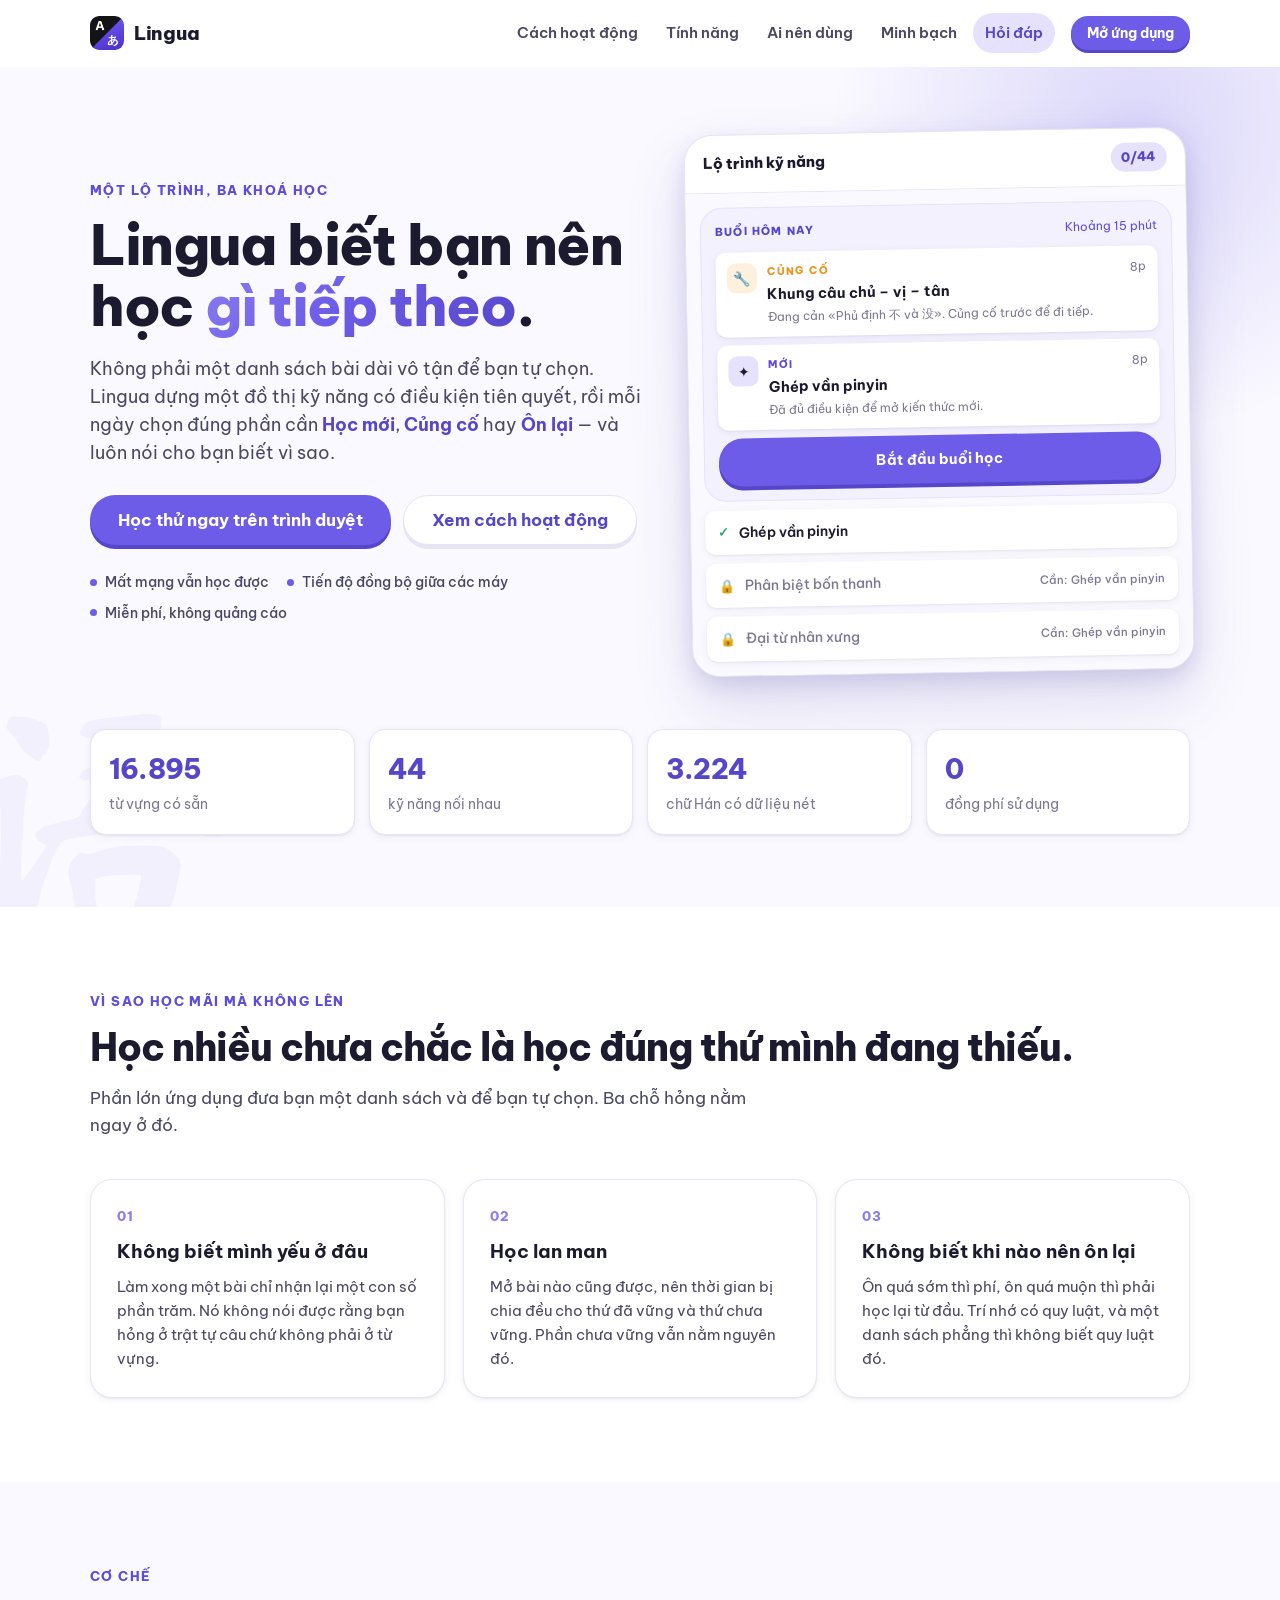
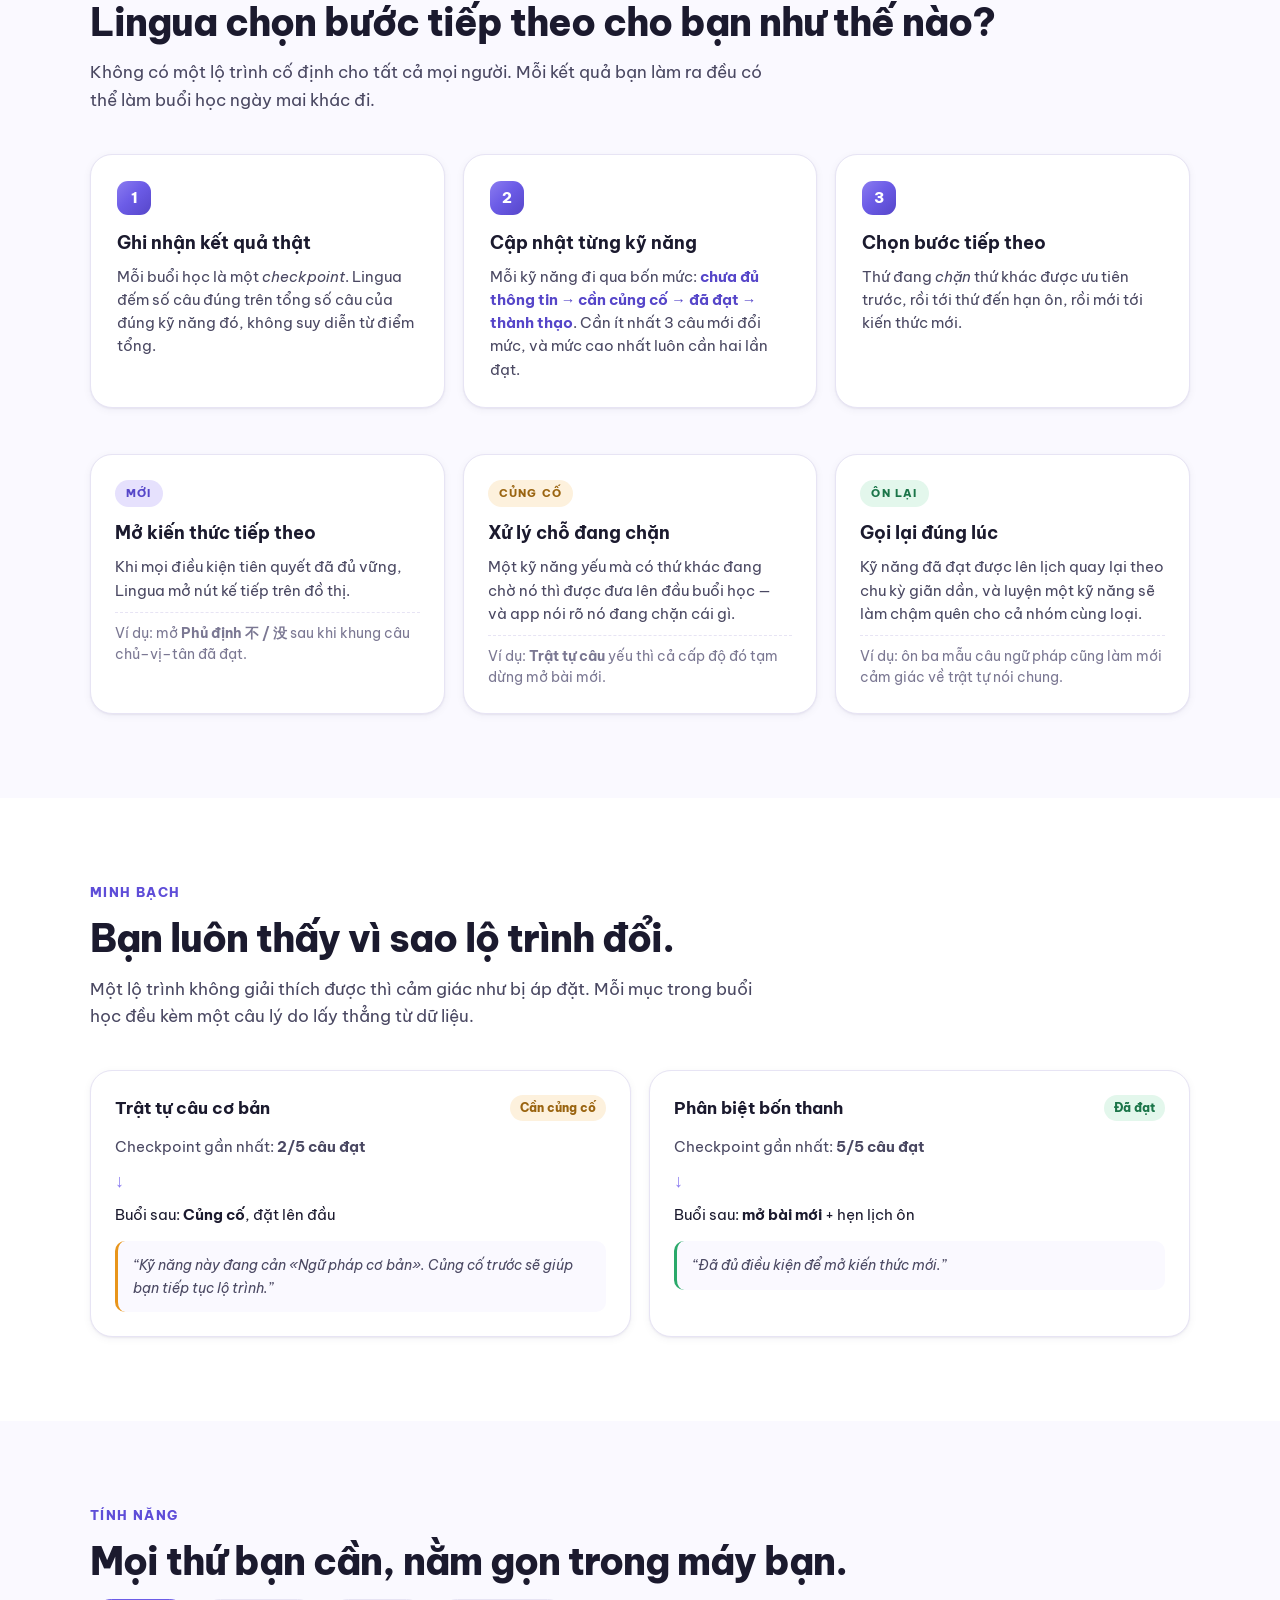
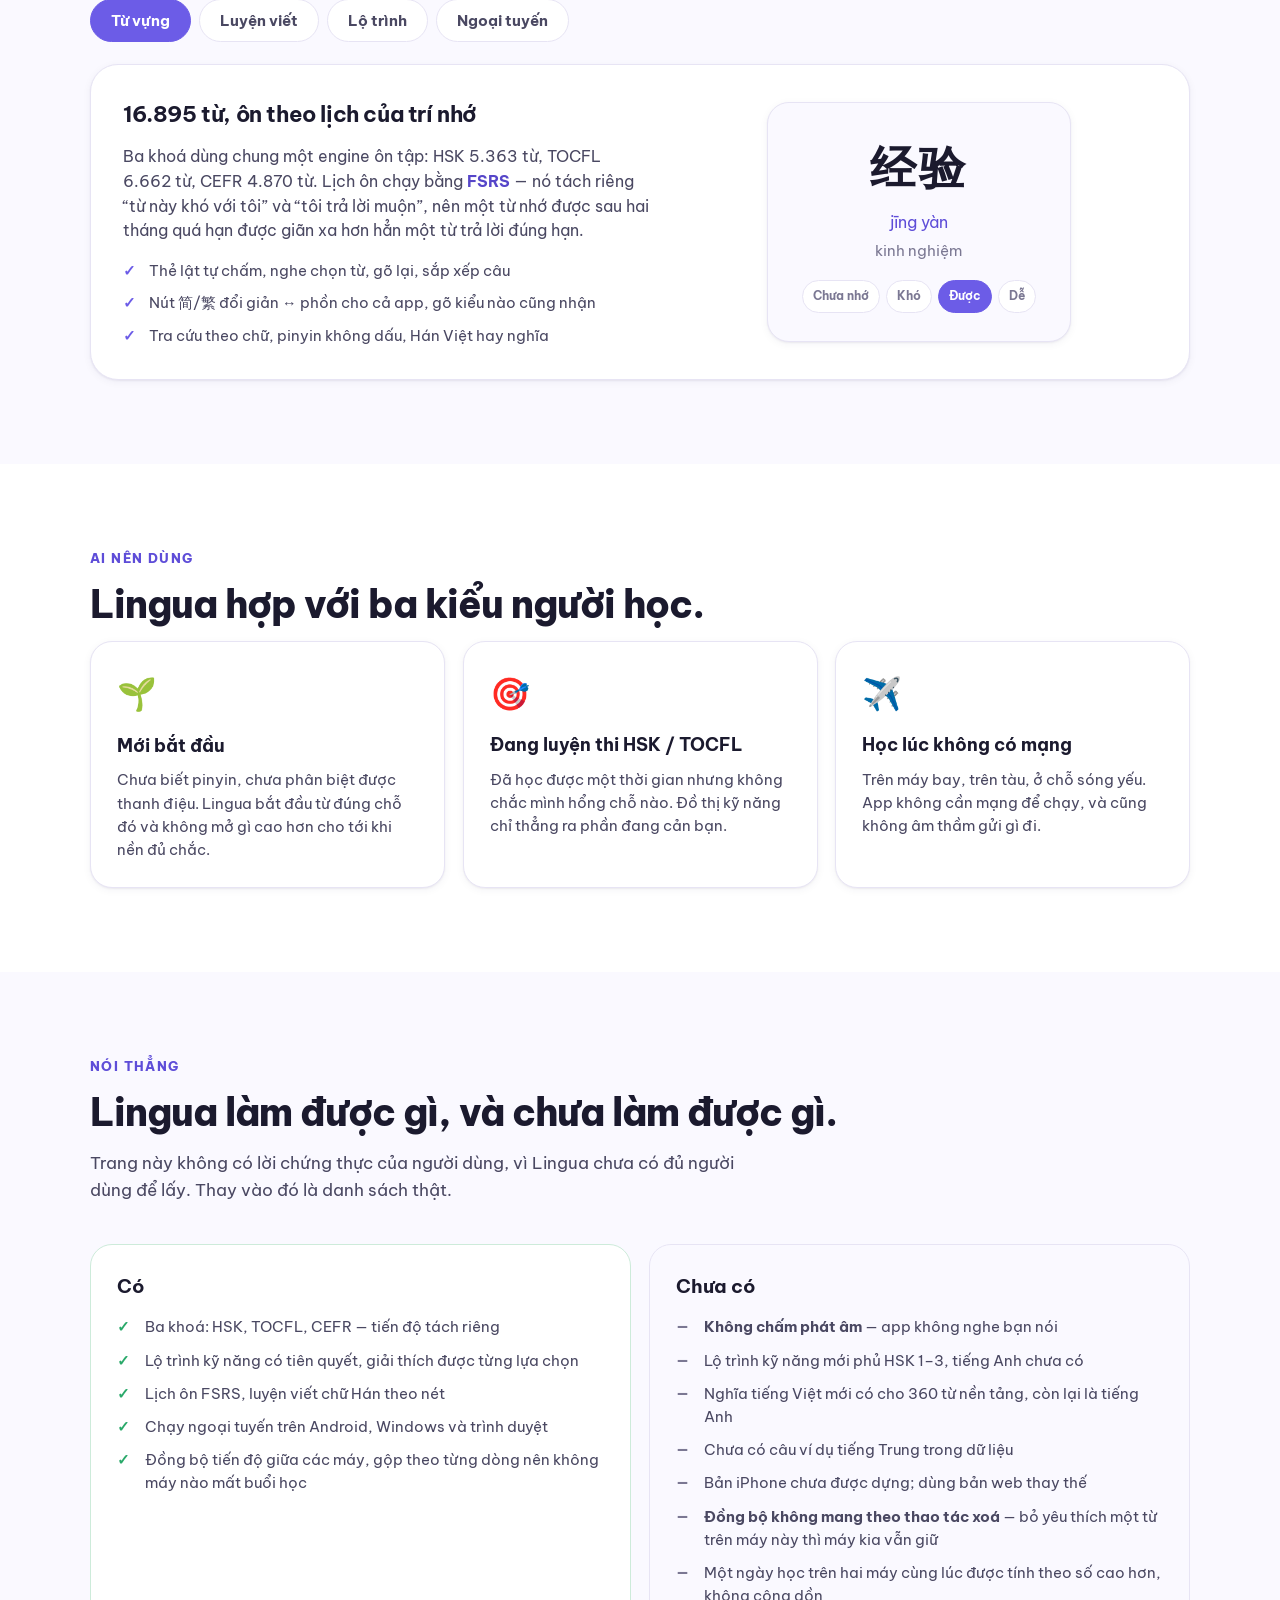
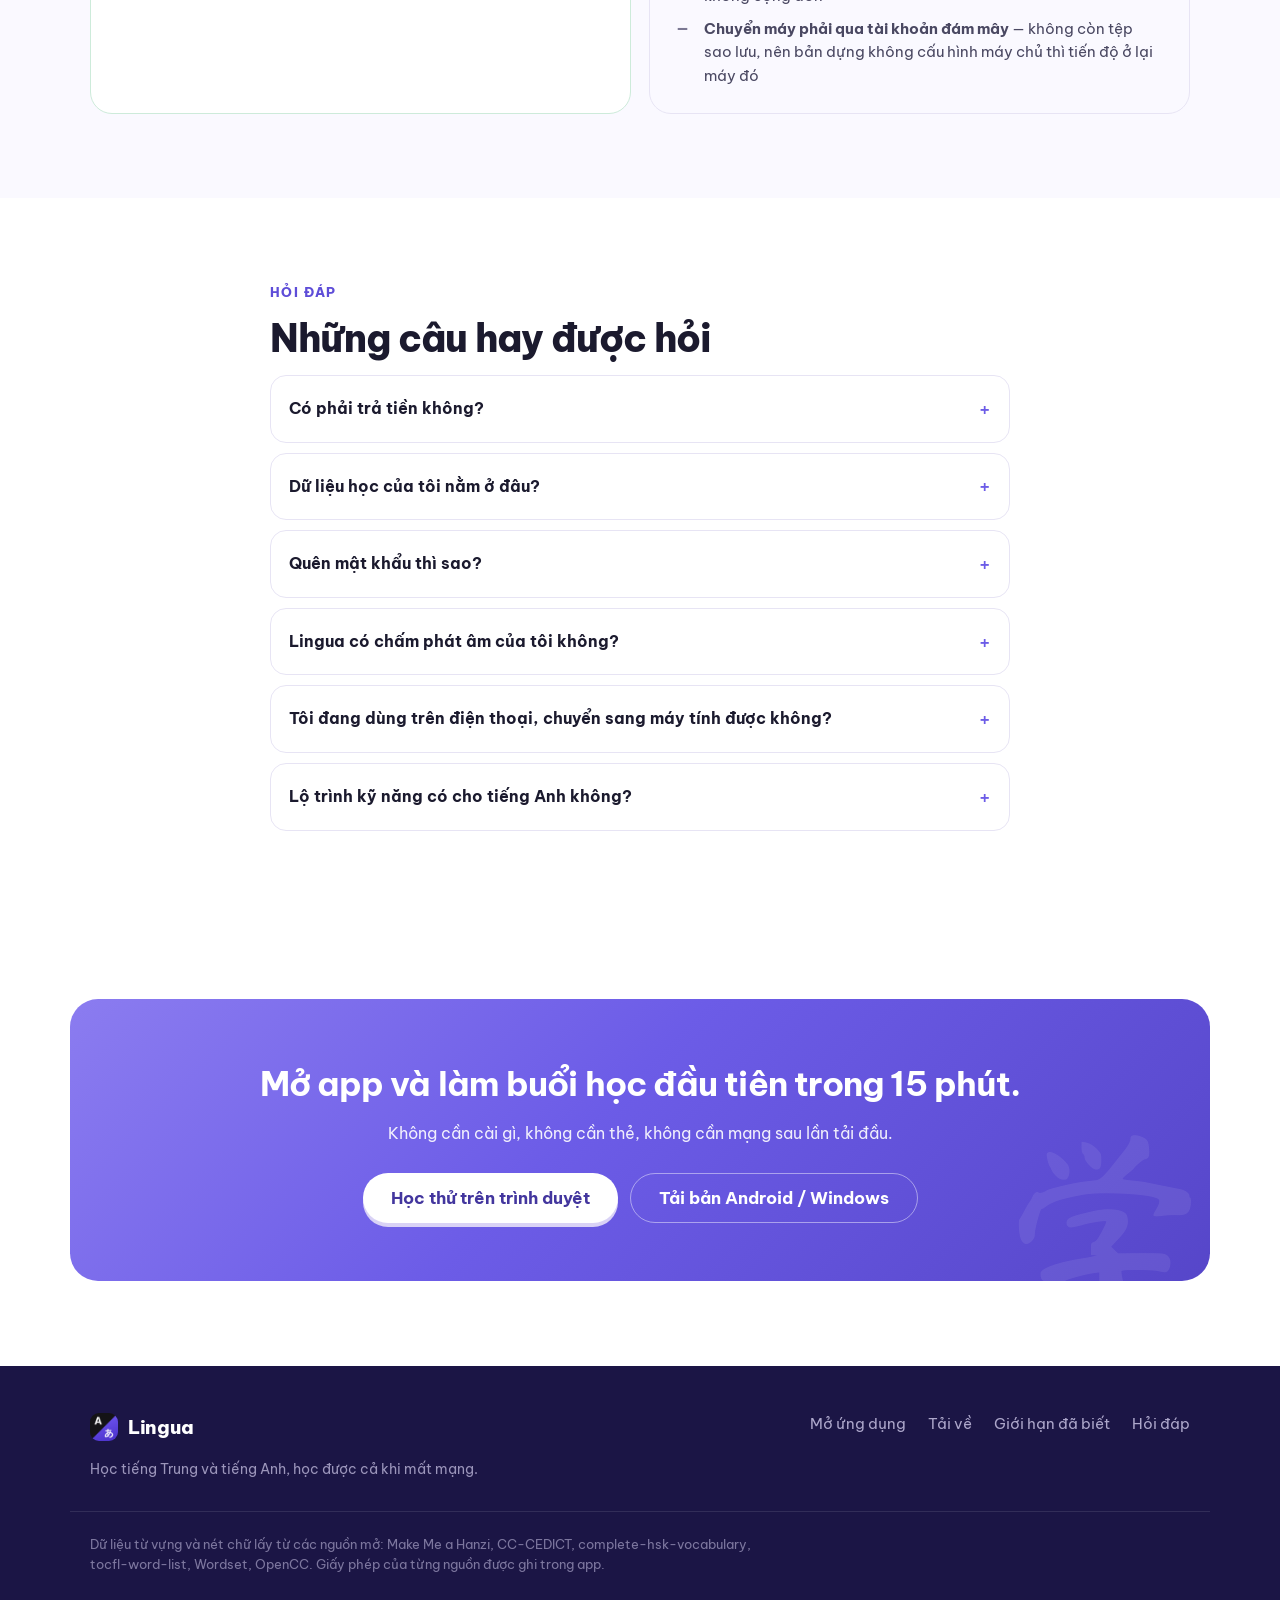
<file: index.html>
<!doctype html>
<html lang="vi">
<head>
<meta charset="utf-8">
<meta name="viewport" content="width=device-width, initial-scale=1">
<title>Lingua — Học tiếng Trung và tiếng Anh, học được cả khi mất mạng</title>
<meta name="description" content="Lingua dạy HSK, TOCFL và CEFR trên một lộ trình kỹ năng biết bạn nên học gì tiếp theo. 16.895 từ, luyện viết chữ Hán theo nét, lịch ôn FSRS — học được cả khi mất mạng, tiến độ đồng bộ lại khi có mạng.">
<meta name="author" content="Lingua">
<meta name="theme-color" content="#6C5CE7">
<link rel="canonical" href="https://tondungx.github.io/lingua-releases/">

<meta property="og:type" content="website">
<meta property="og:locale" content="vi_VN">
<meta property="og:title" content="Lingua — Học tiếng Trung và tiếng Anh, học được cả khi mất mạng">
<meta property="og:description" content="Một lộ trình kỹ năng biết bạn nên học gì tiếp theo. HSK · TOCFL · CEFR. Chạy offline, tiến độ đồng bộ khi có mạng.">
<meta property="og:url" content="https://tondungx.github.io/lingua-releases/">
<meta property="og:image" content="https://tondungx.github.io/lingua-releases/thumbnail.png">
<meta name="twitter:card" content="summary_large_image">

<link rel="icon" href="favicon.png">
<link rel="preconnect" href="https://fonts.googleapis.com">
<link rel="preconnect" href="https://fonts.gstatic.com" crossorigin>
<link rel="stylesheet" href="https://fonts.googleapis.com/css2?family=Be+Vietnam+Pro:wght@400;500;600;700;800&family=Ma+Shan+Zheng&display=swap">
<link rel="stylesheet" href="styles.css">
</head>
<body>

<a class="skip" href="#main">Bỏ qua, tới nội dung chính</a>

<header class="nav" id="nav">
  <div class="wrap nav__inner">
    <a class="brand" href="#top" aria-label="Lingua, về đầu trang">
      <img class="brand__mark" src="icon.png" alt="" width="34" height="34">
      <span class="brand__name">Lingua</span>
    </a>

    <nav class="nav__links" id="nav-links" aria-label="Mục lục trang">
      <a href="#co-che">Cách hoạt động</a>
      <a href="#tinh-nang">Tính năng</a>
      <a href="#doi-tuong">Ai nên dùng</a>
      <a href="#minh-bach">Minh bạch</a>
      <a href="#faq">Hỏi đáp</a>
    </nav>

    <div class="nav__actions">
      <a class="btn btn--primary btn--sm" href="app/" data-track="nav_cta">Mở ứng dụng</a>
      <button class="nav__burger" id="nav-burger" aria-label="Mở mục lục" aria-expanded="false" aria-controls="nav-links">
        <span></span><span></span><span></span>
      </button>
    </div>
  </div>
</header>

<main id="main">

<!-- ───────────────────────────── hero ───────────────────────────── -->
<section class="hero" id="top">
  <canvas class="hero__wave" id="hero-wave" aria-hidden="true"></canvas>
  <div class="hero__glow" aria-hidden="true"></div>
  <span class="hero__hanzi hero__hanzi--a" aria-hidden="true">语</span>
  <span class="hero__hanzi hero__hanzi--b" aria-hidden="true">学</span>

  <div class="wrap hero__inner">
    <div class="hero__copy">
      <p class="eyebrow" data-reveal>Một lộ trình, ba khoá học</p>
      <h1 class="hero__title" data-reveal>
        Lingua biết bạn nên học <em>gì tiếp theo</em>.
      </h1>
      <p class="hero__lead" data-reveal>
        Không phải một danh sách bài dài vô tận để bạn tự chọn. Lingua dựng một
        đồ thị kỹ năng có điều kiện tiên quyết, rồi mỗi ngày chọn đúng phần cần
        <strong>Học mới</strong>, <strong>Củng cố</strong> hay <strong>Ôn lại</strong> —
        và luôn nói cho bạn biết vì sao.
      </p>

      <div class="hero__cta" data-reveal>
        <a class="btn btn--primary btn--lg" href="app/" data-track="hero_open">
          Học thử ngay trên trình duyệt
        </a>
        <a class="btn btn--ghost btn--lg" href="#co-che" data-track="hero_how">
          Xem cách hoạt động
        </a>
      </div>

      <ul class="hero__chips" data-reveal>
        <li><span class="dot"></span> Mất mạng vẫn học được</li>
        <li><span class="dot"></span> Tiến độ đồng bộ giữa các máy</li>
        <li><span class="dot"></span> Miễn phí, không quảng cáo</li>
      </ul>
    </div>

    <!-- Mock của màn Lộ trình thật trong app. Số liệu khớp với dữ liệu ship kèm. -->
    <div class="hero__device" data-reveal aria-hidden="true">
      <div class="device">
        <div class="device__bar">
          <span>Lộ trình kỹ năng</span>
          <span class="pill">0/44</span>
        </div>
        <div class="device__body">
          <article class="mission">
            <header class="mission__head">
              <span class="mission__label">BUỔI HÔM NAY</span>
              <span class="mission__time">Khoảng 15 phút</span>
            </header>

            <div class="mrow">
              <span class="mrow__icon mrow__icon--repair">🔧</span>
              <div>
                <p class="mrow__kind mrow__kind--repair">CỦNG CỐ</p>
                <p class="mrow__name">Khung câu chủ – vị – tân</p>
                <p class="mrow__why">Đang cản «Phủ định 不 và 没». Củng cố trước để đi tiếp.</p>
              </div>
              <span class="mrow__min">8p</span>
            </div>

            <div class="mrow">
              <span class="mrow__icon mrow__icon--new">✦</span>
              <div>
                <p class="mrow__kind mrow__kind--new">MỚI</p>
                <p class="mrow__name">Ghép vần pinyin</p>
                <p class="mrow__why">Đã đủ điều kiện để mở kiến thức mới.</p>
              </div>
              <span class="mrow__min">8p</span>
            </div>

            <div class="mission__btn">Bắt đầu buổi học</div>
          </article>

          <div class="skillrow"><span class="skillrow__i skillrow__i--ok">✓</span> Ghép vần pinyin</div>
          <div class="skillrow skillrow--locked"><span class="skillrow__i">🔒</span> Phân biệt bốn thanh <em>Cần: Ghép vần pinyin</em></div>
          <div class="skillrow skillrow--locked"><span class="skillrow__i">🔒</span> Đại từ nhân xưng <em>Cần: Ghép vần pinyin</em></div>
        </div>
      </div>
    </div>
  </div>

  <div class="wrap hero__stats" data-reveal>
    <div><b>16.895</b><span>từ vựng có sẵn</span></div>
    <div><b>44</b><span>kỹ năng nối nhau</span></div>
    <div><b>3.224</b><span>chữ Hán có dữ liệu nét</span></div>
    <div><b>0</b><span>đồng phí sử dụng</span></div>
  </div>
</section>

<!-- ───────────────────────────── vấn đề ───────────────────────────── -->
<section class="section section--problem" id="van-de">
  <div class="wrap">
    <p class="eyebrow" data-reveal>Vì sao học mãi mà không lên</p>
    <h2 class="h2" data-reveal>Học nhiều chưa chắc là học đúng thứ mình đang thiếu.</h2>
    <p class="lead" data-reveal>
      Phần lớn ứng dụng đưa bạn một danh sách và để bạn tự chọn. Ba chỗ hỏng
      nằm ngay ở đó.
    </p>

    <div class="grid grid--3">
      <article class="card" data-reveal>
        <span class="card__num">01</span>
        <h3>Không biết mình yếu ở đâu</h3>
        <p>Làm xong một bài chỉ nhận lại một con số phần trăm. Nó không nói được
          rằng bạn hỏng ở trật tự câu chứ không phải ở từ vựng.</p>
      </article>
      <article class="card" data-reveal>
        <span class="card__num">02</span>
        <h3>Học lan man</h3>
        <p>Mở bài nào cũng được, nên thời gian bị chia đều cho thứ đã vững và
          thứ chưa vững. Phần chưa vững vẫn nằm nguyên đó.</p>
      </article>
      <article class="card" data-reveal>
        <span class="card__num">03</span>
        <h3>Không biết khi nào nên ôn lại</h3>
        <p>Ôn quá sớm thì phí, ôn quá muộn thì phải học lại từ đầu. Trí nhớ có
          quy luật, và một danh sách phẳng thì không biết quy luật đó.</p>
      </article>
    </div>
  </div>
</section>

<!-- ───────────────────────────── cơ chế ───────────────────────────── -->
<section class="section section--mechanism" id="co-che">
  <div class="wrap">
    <p class="eyebrow" data-reveal>Cơ chế</p>
    <h2 class="h2" data-reveal>Lingua chọn bước tiếp theo cho bạn như thế nào?</h2>
    <p class="lead" data-reveal>
      Không có một lộ trình cố định cho tất cả mọi người. Mỗi kết quả bạn làm ra
      đều có thể làm buổi học ngày mai khác đi.
    </p>

    <ol class="stages">
      <li class="stage" data-reveal>
        <span class="stage__n">1</span>
        <h3>Ghi nhận kết quả thật</h3>
        <p>Mỗi buổi học là một <em>checkpoint</em>. Lingua đếm số câu đúng trên
          tổng số câu của đúng kỹ năng đó, không suy diễn từ điểm tổng.</p>
      </li>
      <li class="stage" data-reveal>
        <span class="stage__n">2</span>
        <h3>Cập nhật từng kỹ năng</h3>
        <p>Mỗi kỹ năng đi qua bốn mức: <b>chưa đủ thông tin → cần củng cố → đã
          đạt → thành thạo</b>. Cần ít nhất 3 câu mới đổi mức, và mức cao nhất
          luôn cần hai lần đạt.</p>
      </li>
      <li class="stage" data-reveal>
        <span class="stage__n">3</span>
        <h3>Chọn bước tiếp theo</h3>
        <p>Thứ đang <em>chặn</em> thứ khác được ưu tiên trước, rồi tới thứ đến
          hạn ôn, rồi mới tới kiến thức mới.</p>
      </li>
    </ol>

    <div class="grid grid--3 roles">
      <article class="role role--new" data-reveal>
        <span class="role__tag">MỚI</span>
        <h3>Mở kiến thức tiếp theo</h3>
        <p>Khi mọi điều kiện tiên quyết đã đủ vững, Lingua mở nút kế tiếp trên
          đồ thị.</p>
        <p class="role__eg">Ví dụ: mở <b>Phủ định 不 / 没</b> sau khi khung câu
          chủ–vị–tân đã đạt.</p>
      </article>
      <article class="role role--repair" data-reveal>
        <span class="role__tag">CỦNG CỐ</span>
        <h3>Xử lý chỗ đang chặn</h3>
        <p>Một kỹ năng yếu mà có thứ khác đang chờ nó thì được đưa lên đầu buổi
          học — và app nói rõ nó đang chặn cái gì.</p>
        <p class="role__eg">Ví dụ: <b>Trật tự câu</b> yếu thì cả cấp độ đó tạm
          dừng mở bài mới.</p>
      </article>
      <article class="role role--review" data-reveal>
        <span class="role__tag">ÔN LẠI</span>
        <h3>Gọi lại đúng lúc</h3>
        <p>Kỹ năng đã đạt được lên lịch quay lại theo chu kỳ giãn dần, và luyện
          một kỹ năng sẽ làm chậm quên cho cả nhóm cùng loại.</p>
        <p class="role__eg">Ví dụ: ôn ba mẫu câu ngữ pháp cũng làm mới cảm giác
          về trật tự nói chung.</p>
      </article>
    </div>
  </div>
</section>

<!-- ───────────────────────── minh chứng thích ứng ───────────────────────── -->
<section class="section section--proof" id="lo-trinh">
  <div class="wrap">
    <p class="eyebrow" data-reveal>Minh bạch</p>
    <h2 class="h2" data-reveal>Bạn luôn thấy vì sao lộ trình đổi.</h2>
    <p class="lead" data-reveal>
      Một lộ trình không giải thích được thì cảm giác như bị áp đặt. Mỗi mục
      trong buổi học đều kèm một câu lý do lấy thẳng từ dữ liệu.
    </p>

    <div class="grid grid--2 proof">
      <article class="proofcard proofcard--bad" data-reveal>
        <header><b>Trật tự câu cơ bản</b><span class="tag tag--warn">Cần củng cố</span></header>
        <p class="proofcard__line">Checkpoint gần nhất: <b>2/5 câu đạt</b></p>
        <p class="proofcard__arrow">↓</p>
        <p class="proofcard__out">Buổi sau: <b>Củng cố</b>, đặt lên đầu</p>
        <blockquote>“Kỹ năng này đang cản «Ngữ pháp cơ bản». Củng cố trước sẽ
          giúp bạn tiếp tục lộ trình.”</blockquote>
      </article>

      <article class="proofcard proofcard--good" data-reveal>
        <header><b>Phân biệt bốn thanh</b><span class="tag tag--ok">Đã đạt</span></header>
        <p class="proofcard__line">Checkpoint gần nhất: <b>5/5 câu đạt</b></p>
        <p class="proofcard__arrow">↓</p>
        <p class="proofcard__out">Buổi sau: <b>mở bài mới</b> + hẹn lịch ôn</p>
        <blockquote>“Đã đủ điều kiện để mở kiến thức mới.”</blockquote>
      </article>
    </div>
  </div>
</section>

<!-- ───────────────────────────── tính năng ───────────────────────────── -->
<section class="section section--features" id="tinh-nang">
  <div class="wrap">
    <p class="eyebrow" data-reveal>Tính năng</p>
    <h2 class="h2" data-reveal>Mọi thứ bạn cần, nằm gọn trong máy bạn.</h2>

    <div class="tabs" data-reveal>
      <div class="tabs__bar" role="tablist" aria-label="Nhóm tính năng">
        <button class="tab is-active" role="tab" aria-selected="true"  data-tab="vocab">Từ vựng</button>
        <button class="tab"           role="tab" aria-selected="false" data-tab="write">Luyện viết</button>
        <button class="tab"           role="tab" aria-selected="false" data-tab="path">Lộ trình</button>
        <button class="tab"           role="tab" aria-selected="false" data-tab="offline">Ngoại tuyến</button>
      </div>

      <div class="panel is-active" data-panel="vocab" role="tabpanel">
        <div class="panel__copy">
          <h3>16.895 từ, ôn theo lịch của trí nhớ</h3>
          <p>Ba khoá dùng chung một engine ôn tập: HSK 5.363 từ, TOCFL 6.662 từ,
            CEFR 4.870 từ. Lịch ôn chạy bằng <b>FSRS</b> — nó tách riêng
            “từ này khó với tôi” và “tôi trả lời muộn”, nên một từ nhớ được sau
            hai tháng quá hạn được giãn xa hơn hẳn một từ trả lời đúng hạn.</p>
          <ul class="ticks">
            <li>Thẻ lật tự chấm, nghe chọn từ, gõ lại, sắp xếp câu</li>
            <li>Nút 简/繁 đổi giản ↔ phồn cho cả app, gõ kiểu nào cũng nhận</li>
            <li>Tra cứu theo chữ, pinyin không dấu, Hán Việt hay nghĩa</li>
          </ul>
        </div>
        <div class="panel__art">
          <div class="wordcard">
            <span class="wordcard__hz">经验</span>
            <span class="wordcard__py">jīng yàn</span>
            <span class="wordcard__vi">kinh nghiệm</span>
            <div class="wordcard__grades"><i>Chưa nhớ</i><i>Khó</i><i class="on">Được</i><i>Dễ</i></div>
          </div>
        </div>
      </div>

      <div class="panel" data-panel="write" role="tabpanel">
        <div class="panel__copy">
          <h3>Viết tay từng nét, chấm sau khi viết xong</h3>
          <p>Ô viết để trống và <b>không bắt thứ tự nét</b> — bạn cứ viết ra như
            trên giấy. Bấm chấm điểm thì Lingua ghép theo hình dáng nét, thiếu
            nét hay thừa nét đều bị trừ. Dữ liệu nét lấy từ Make Me a Hanzi,
            phủ 3.224 chữ.</p>
          <ul class="ticks">
            <li>Xem mẫu và xem hướng dẫn viết ngay trong thẻ</li>
            <li>Lật thẻ không mất nét đang viết dở</li>
            <li>Điểm viết đi thẳng vào lịch ôn của từ đó</li>
          </ul>
        </div>
        <div class="panel__art">
          <div class="writebox"><span>好</span><em>6 nét</em></div>
        </div>
      </div>

      <div class="panel" data-panel="path" role="tabpanel">
        <div class="panel__copy">
          <h3>Đồ thị kỹ năng, không phải danh sách bài</h3>
          <p>44 kỹ năng nối nhau bằng 60 quan hệ tiên quyết, xếp theo thứ tự
            tô-pô nên không bao giờ có chuyện mở một bài mà nền của nó chưa
            xong. Kỹ năng đang khoá vẫn hiện, kèm đúng tên thứ đang chặn nó.</p>
          <ul class="ticks">
            <li>Bốn mức: chưa đủ thông tin · cần củng cố · đã đạt · thành thạo</li>
            <li>Kỹ năng nền yếu thì cả cấp độ tạm dừng mở bài mới</li>
            <li>Hai khoá tiếng Trung tính tiến độ riêng</li>
          </ul>
        </div>
        <div class="panel__art">
          <div class="graphart">
            <span class="node node--done">✓</span>
            <span class="edge"></span>
            <span class="node node--now">◉</span>
            <span class="edge edge--dim"></span>
            <span class="node node--lock">🔒</span>
          </div>
        </div>
      </div>

      <div class="panel" data-panel="offline" role="tabpanel">
        <div class="panel__copy">
          <h3>Học offline, đồng bộ khi có mạng</h3>
          <p>Từ điển, dữ liệu nét và toàn bộ tiến độ nằm sẵn trong máy bạn, nên
            app mở được và học được kể cả khi không có sóng. Có mạng thì tiến độ
            tự đồng bộ để máy khác học tiếp đúng chỗ đang dở.</p>
          <ul class="ticks">
            <li>Android, Windows và trình duyệt — cùng một engine</li>
            <li>Mật khẩu băm bằng PBKDF2 ngay trên máy</li>
            <li>Bản web cài được như ứng dụng (PWA)</li>
          </ul>
        </div>
        <div class="panel__art">
          <div class="offart">
            <span>📱</span><span>💻</span><span>🌐</span>
            <em>một tài khoản, mọi máy cùng chỗ</em>
          </div>
        </div>
      </div>
    </div>
  </div>
</section>

<!-- ───────────────────────────── đối tượng ───────────────────────────── -->
<section class="section section--personas" id="doi-tuong">
  <div class="wrap">
    <p class="eyebrow" data-reveal>Ai nên dùng</p>
    <h2 class="h2" data-reveal>Lingua hợp với ba kiểu người học.</h2>

    <div class="grid grid--3">
      <article class="persona" data-reveal>
        <span class="persona__emoji">🌱</span>
        <h3>Mới bắt đầu</h3>
        <p>Chưa biết pinyin, chưa phân biệt được thanh điệu. Lingua bắt đầu từ
          đúng chỗ đó và không mở gì cao hơn cho tới khi nền đủ chắc.</p>
      </article>
      <article class="persona" data-reveal>
        <span class="persona__emoji">🎯</span>
        <h3>Đang luyện thi HSK / TOCFL</h3>
        <p>Đã học được một thời gian nhưng không chắc mình hổng chỗ nào. Đồ thị
          kỹ năng chỉ thẳng ra phần đang cản bạn.</p>
      </article>
      <article class="persona" data-reveal>
        <span class="persona__emoji">✈️</span>
        <h3>Học lúc không có mạng</h3>
        <p>Trên máy bay, trên tàu, ở chỗ sóng yếu. App không cần mạng để chạy,
          và cũng không âm thầm gửi gì đi.</p>
      </article>
    </div>
  </div>
</section>

<!-- ───────────────────────────── minh bạch ───────────────────────────── -->
<section class="section section--honest" id="minh-bach">
  <div class="wrap">
    <p class="eyebrow" data-reveal>Nói thẳng</p>
    <h2 class="h2" data-reveal>Lingua làm được gì, và chưa làm được gì.</h2>
    <p class="lead" data-reveal>
      Trang này không có lời chứng thực của người dùng, vì Lingua chưa có đủ
      người dùng để lấy. Thay vào đó là danh sách thật.
    </p>

    <div class="grid grid--2 honest">
      <article class="honest__col honest__col--yes" data-reveal>
        <h3>Có</h3>
        <ul>
          <li>Ba khoá: HSK, TOCFL, CEFR — tiến độ tách riêng</li>
          <li>Lộ trình kỹ năng có tiên quyết, giải thích được từng lựa chọn</li>
          <li>Lịch ôn FSRS, luyện viết chữ Hán theo nét</li>
          <li>Chạy ngoại tuyến trên Android, Windows và trình duyệt</li>
          <li>Đồng bộ tiến độ giữa các máy, gộp theo từng dòng nên không máy
            nào mất buổi học</li>
        </ul>
      </article>
      <article class="honest__col honest__col--no" data-reveal>
        <h3>Chưa có</h3>
        <ul>
          <li><b>Không chấm phát âm</b> — app không nghe bạn nói</li>
          <li>Lộ trình kỹ năng mới phủ HSK 1–3, tiếng Anh chưa có</li>
          <li>Nghĩa tiếng Việt mới có cho 360 từ nền tảng, còn lại là tiếng Anh</li>
          <li>Chưa có câu ví dụ tiếng Trung trong dữ liệu</li>
          <li>Bản iPhone chưa được dựng; dùng bản web thay thế</li>
          <li><b>Đồng bộ không mang theo thao tác xoá</b> — bỏ yêu thích một từ
            trên máy này thì máy kia vẫn giữ</li>
          <li>Một ngày học trên hai máy cùng lúc được tính theo số cao hơn,
            không cộng dồn</li>
          <li><b>Chuyển máy phải qua tài khoản đám mây</b> — không còn tệp sao
            lưu, nên bản dựng không cấu hình máy chủ thì tiến độ ở lại máy đó</li>
        </ul>
      </article>
    </div>
  </div>
</section>

<!-- ───────────────────────────── hỏi đáp ───────────────────────────── -->
<section class="section section--faq" id="faq">
  <div class="wrap wrap--narrow">
    <p class="eyebrow" data-reveal>Hỏi đáp</p>
    <h2 class="h2" data-reveal>Những câu hay được hỏi</h2>

    <div class="faq" data-reveal>
      <details>
        <summary>Có phải trả tiền không?</summary>
        <p>Không. Không có gói trả phí, không có quảng cáo, không có mục nào bị
          khoá.</p>
      </details>
      <details>
        <summary>Dữ liệu học của tôi nằm ở đâu?</summary>
        <p>Trong máy bạn trước đã — trên Android và Windows là một tệp sqlite,
          trên trình duyệt là IndexedDB. App đọc ghi ở đó, nên mất mạng vẫn
          chạy đủ. Nếu bạn đăng nhập, <b>tiến độ</b> (từ đã học, lịch ôn, chuỗi
          ngày, huy hiệu) còn được gửi lên máy chủ để máy khác học tiếp. Nội
          dung bài học không gửi đi đâu cả — nó vốn nằm sẵn trong app. Ngắt
          đồng bộ trong Cài đặt là dừng hẳn việc gửi.</p>
      </details>
      <details>
        <summary>Quên mật khẩu thì sao?</summary>
        <p>Nếu đã đăng nhập đám mây thì đặt lại qua email như mọi dịch vụ khác.
          Còn với tài khoản chỉ nằm trên máy (tạo lúc không có mạng), chỉ cần
          đúng email đã đăng ký là đặt lại được, kèm câu hỏi bảo mật nếu bạn có
          đặt — máy không có cách nào gửi mail cho bạn, và ai mở được máy bạn
          thì đã ở trong máy bạn rồi.</p>
      </details>
      <details>
        <summary>Lingua có chấm phát âm của tôi không?</summary>
        <p>Không. App phát âm mẫu bằng giọng đọc của hệ điều hành, nhưng không
          nghe và không chấm bạn nói. Nếu máy chưa cài giọng tiếng Trung thì nút
          loa sẽ báo thiếu gì và cách cài.</p>
      </details>
      <details>
        <summary>Tôi đang dùng trên điện thoại, chuyển sang máy tính được không?</summary>
        <p>Được, bằng tài khoản: đăng nhập cùng email trên máy mới, tiến độ
          hai bên được gộp theo từng dòng nên không máy nào mất buổi học. Không
          còn cách chuyển máy bằng tệp — bản dựng nào không cấu hình máy chủ
          thì tiến độ ở lại đúng máy đó.</p>
      </details>
      <details>
        <summary>Lộ trình kỹ năng có cho tiếng Anh không?</summary>
        <p>Chưa. Hiện mới có cho hai khoá tiếng Trung, phủ HSK 1–3. Khoá tiếng
          Anh vẫn học theo cấp độ và bài như bình thường.</p>
      </details>
    </div>
  </div>
</section>

<!-- ───────────────────────────── CTA ───────────────────────────── -->
<section class="section section--cta">
  <div class="wrap cta" data-reveal>
    <h2>Mở app và làm buổi học đầu tiên trong 15 phút.</h2>
    <p>Không cần cài gì, không cần thẻ, không cần mạng sau lần tải đầu.</p>
    <div class="cta__row">
      <a class="btn btn--light btn--lg" href="app/" data-track="cta_open">Học thử trên trình duyệt</a>
      <a class="btn btn--outline btn--lg" href="https://github.com/TonDungx/lingua-releases/releases/latest" data-track="cta_download">Tải bản Android / Windows</a>
    </div>
  </div>
</section>

</main>

<footer class="foot">
  <div class="wrap foot__inner">
    <div>
      <a class="brand brand--foot" href="#top">
        <img class="brand__mark" src="icon.png" alt="" width="28" height="28">
        <span class="brand__name">Lingua</span>
      </a>
      <p class="foot__note">Học tiếng Trung và tiếng Anh, học được cả khi mất mạng.</p>
    </div>
    <nav class="foot__links" aria-label="Liên kết cuối trang">
      <a href="app/">Mở ứng dụng</a>
      <a href="https://github.com/TonDungx/lingua-releases/releases/latest">Tải về</a>
      <a href="#minh-bach">Giới hạn đã biết</a>
      <a href="#faq">Hỏi đáp</a>
    </nav>
  </div>
  <div class="wrap foot__legal">
    <p>Dữ liệu từ vựng và nét chữ lấy từ các nguồn mở: Make Me a Hanzi,
      CC-CEDICT, complete-hsk-vocabulary, tocfl-word-list, Wordset, OpenCC.
      Giấy phép của từng nguồn được ghi trong app.</p>
  </div>
</footer>

<script src="main.js" defer></script>
</body>
</html>
</file>
<file: styles.css>
/* ==========================================================================
   Lingua — landing
   Cấu trúc và cơ chế hiệu ứng học theo hanpeak.vn; mã, chữ và bảng màu là của
   app này. Tông tím lấy thẳng từ AppColors trong Flutter để trang giới thiệu
   và app không lệch màu nhau.
   ========================================================================== */

:root {
  /* Thang tím dựng quanh primary #6C5CE7 của app. */
  --b50:  #f3f1fe;
  --b100: #e6e1fd;
  --b200: #cdc4fa;
  --b300: #8b7cf0;   /* primaryLight */
  --b400: #7a68ec;
  --b500: #6c5ce7;   /* primary */
  --b600: #5e4dd8;
  --b700: #5646c9;   /* primaryDark */
  --b800: #43369e;
  --b900: #2e2470;
  --b950: #1b1545;

  --ink:     #1b1a2e;
  --ink-2:   #4a4862;
  --ink-3:   #7b7893;
  --line:    #e7e4f4;
  --bg:      #ffffff;
  --bg-soft: #faf9ff;
  --card:    #ffffff;

  --warn:  #e8951b;
  --warn-soft: #fdf1dd;
  --ok:    #2aa96a;
  --ok-soft:   #e3f7ec;

  --grad: linear-gradient(135deg, var(--b300) 0%, var(--b500) 45%, var(--b700) 100%);

  --shadow-sm: 0 1px 2px rgba(27, 21, 69, .06), 0 2px 8px rgba(27, 21, 69, .05);
  --shadow-md: 0 2px 6px rgba(27, 21, 69, .07), 0 12px 28px rgba(27, 21, 69, .08);
  --shadow-lg: 0 8px 20px rgba(67, 54, 158, .14), 0 28px 60px rgba(67, 54, 158, .16);

  --r-sm: 10px;
  --r-md: 16px;
  --r-lg: 22px;
  --r-xl: 28px;

  --wrap: 1140px;
  --gut: 20px;

  /* Nút khối: mặt trên + gờ dưới, nhấn thì mặt tụt xuống ăn hết gờ. */
  --depth: 4px;
}

* { box-sizing: border-box; }

html { scroll-behavior: smooth; }
@media (prefers-reduced-motion: reduce) {
  html { scroll-behavior: auto; }
  *, *::before, *::after { animation-duration: .001ms !important; transition-duration: .001ms !important; }
}

body {
  margin: 0;
  background: var(--bg);
  color: var(--ink);
  font: 400 16px/1.6 'Be Vietnam Pro', -apple-system, 'Segoe UI', Roboto, sans-serif;
  -webkit-font-smoothing: antialiased;
  overflow-x: hidden;
}

img { max-width: 100%; display: block; }
a { color: inherit; }

.wrap { width: 100%; max-width: var(--wrap); margin-inline: auto; padding-inline: var(--gut); }
.wrap--narrow { max-width: 780px; }

.skip {
  position: absolute; left: -9999px; top: 0; z-index: 100;
  background: var(--b700); color: #fff; padding: 10px 16px; border-radius: 0 0 var(--r-sm) 0;
}
.skip:focus { left: 0; }

/* ───────────────────────────── nav ───────────────────────────── */

.nav {
  position: sticky; top: 0; z-index: 50;
  background: rgba(255, 255, 255, .72);
  backdrop-filter: blur(14px);
  border-bottom: 1px solid transparent;
  transition: border-color .2s ease, box-shadow .2s ease, background .2s ease;
}
/* JS bật cờ này khi cuộn khỏi đỉnh — nav chỉ có viền khi thực sự nổi trên nội dung. */
.nav.is-stuck { border-bottom-color: var(--line); box-shadow: 0 4px 20px rgba(27, 21, 69, .05); }

.nav__inner { display: flex; align-items: center; gap: 16px; height: 66px; }

.brand { display: inline-flex; align-items: center; gap: 10px; text-decoration: none; font-weight: 800; }
.brand__mark { border-radius: 9px; }
.brand__name { font-size: 19px; letter-spacing: -.3px; }

.nav__links { display: flex; gap: 4px; margin-inline-start: auto; }
.nav__links a {
  padding: 8px 12px; border-radius: 999px; text-decoration: none;
  font-size: 14.5px; font-weight: 600; color: var(--ink-2);
  transition: color .16s ease, background .16s ease;
}
.nav__links a:hover { color: var(--b700); background: var(--b50); }
.nav__links a.is-active { color: var(--b700); background: var(--b100); }

.nav__actions { display: flex; align-items: center; gap: 10px; }

.nav__burger {
  display: none; width: 40px; height: 40px; border: 1px solid var(--line);
  background: #fff; border-radius: 11px; cursor: pointer; padding: 0;
  flex-direction: column; align-items: center; justify-content: center; gap: 4px;
}
.nav__burger span { width: 16px; height: 2px; background: var(--ink); border-radius: 2px; transition: transform .2s ease, opacity .2s ease; }
.nav__burger[aria-expanded="true"] span:nth-child(1) { transform: translateY(6px) rotate(45deg); }
.nav__burger[aria-expanded="true"] span:nth-child(2) { opacity: 0; }
.nav__burger[aria-expanded="true"] span:nth-child(3) { transform: translateY(-6px) rotate(-45deg); }

/* ───────────────────────────── nút ───────────────────────────── */

.btn {
  --face: var(--b500);
  --edge: var(--b700);
  position: relative; display: inline-flex; align-items: center; justify-content: center;
  gap: 8px; text-decoration: none; cursor: pointer; border: 0;
  font-weight: 700; font-size: 15px; line-height: 1;
  padding: 13px 22px; border-radius: 999px;
  background: var(--face); color: #fff;
  box-shadow: 0 var(--depth) 0 0 var(--edge);
  transform: translateY(0);
  transition: transform .11s ease, box-shadow .11s ease, background .16s ease;
}
/* Nhấn: mặt tụt đúng bằng độ dày gờ, nên nút trông như bị ấn xuống mặt bàn. */
.btn:active { transform: translateY(var(--depth)); box-shadow: 0 0 0 0 var(--edge); }
.btn:focus-visible { outline: 3px solid var(--b300); outline-offset: 3px; }

.btn--primary { --face: var(--b500); --edge: var(--b700); }
.btn--primary:hover { --face: var(--b400); }

.btn--ghost {
  --face: #fff; --edge: var(--line);
  color: var(--b700); border: 1px solid var(--line);
}
.btn--ghost:hover { --face: var(--b50); }

.btn--light { --face: #fff; --edge: #d9d2f6; color: var(--b800); }
.btn--light:hover { --face: var(--b50); }

.btn--outline {
  --face: transparent; --edge: transparent;
  color: #fff; border: 1.5px solid rgba(255, 255, 255, .45);
  box-shadow: none;
}
.btn--outline:hover { --face: rgba(255, 255, 255, .12); }
.btn--outline:active { transform: none; }

.btn--sm { padding: 10px 16px; font-size: 14px; --depth: 3px; }
.btn--lg { padding: 16px 28px; font-size: 16.5px; }

/* ───────────────────────────── hero ───────────────────────────── */

.hero { position: relative; padding: 64px 0 72px; overflow: hidden; background: var(--bg-soft); }

.hero__wave { position: absolute; inset: 0; width: 100%; height: 100%; pointer-events: none; opacity: .55; }
.hero__glow {
  position: absolute; width: 640px; height: 640px; right: -180px; top: -260px;
  background: radial-gradient(circle, rgba(108, 92, 231, .22), transparent 68%);
  pointer-events: none;
}
.hero__hanzi {
  position: absolute; font-family: 'Ma Shan Zheng', serif; color: var(--b500);
  opacity: .05; pointer-events: none; user-select: none; line-height: 1;
}
.hero__hanzi--a { font-size: 300px; left: -50px; bottom: -70px; }
.hero__hanzi--b { font-size: 210px; right: 6%; top: 40%; opacity: .04; }

.hero__inner {
  position: relative; display: grid; gap: 44px;
  grid-template-columns: minmax(0, 1.05fr) minmax(0, .95fr); align-items: center;
}

.eyebrow {
  margin: 0 0 14px; font-size: 12.5px; font-weight: 800; letter-spacing: 1.4px;
  text-transform: uppercase; color: var(--b600);
}

.hero__title {
  margin: 0 0 18px; font-size: clamp(34px, 5.2vw, 56px); line-height: 1.1;
  font-weight: 800; letter-spacing: -1.4px;
}
.hero__title em {
  font-style: normal;
  background: var(--grad); -webkit-background-clip: text; background-clip: text; color: transparent;
}

.hero__lead { margin: 0 0 28px; font-size: 17.5px; color: var(--ink-2); max-width: 54ch; }
.hero__lead strong { color: var(--b700); font-weight: 700; }

.hero__cta { display: flex; flex-wrap: wrap; gap: 12px; margin-bottom: 26px; }

.hero__chips { list-style: none; margin: 0; padding: 0; display: flex; flex-wrap: wrap; gap: 8px 18px; }
.hero__chips li { display: inline-flex; align-items: center; gap: 8px; font-size: 14px; color: var(--ink-2); font-weight: 500; }
.dot { width: 7px; height: 7px; border-radius: 50%; background: var(--b500); flex: none; }

.hero__stats {
  position: relative; margin-top: 56px; display: grid; gap: 14px;
  grid-template-columns: repeat(4, 1fr);
}
.hero__stats > div {
  background: #fff; border: 1px solid var(--line); border-radius: var(--r-md);
  padding: 18px; box-shadow: var(--shadow-sm);
}
.hero__stats b { display: block; font-size: 27px; font-weight: 800; letter-spacing: -.8px; color: var(--b700); }
.hero__stats span { font-size: 13.5px; color: var(--ink-3); }

/* mock thiết bị ------------------------------------------------------- */

.device {
  background: #fff; border: 1px solid var(--line); border-radius: var(--r-xl);
  box-shadow: var(--shadow-lg); overflow: hidden; transform: rotate(-1deg);
}
.device__bar {
  display: flex; align-items: center; justify-content: space-between;
  padding: 14px 18px; border-bottom: 1px solid var(--line);
  font-weight: 800; font-size: 15px;
}
.pill { background: var(--b100); color: var(--b700); padding: 4px 11px; border-radius: 999px; font-size: 13px; }
.device__body { padding: 14px; background: var(--bg-soft); display: grid; gap: 9px; }

.mission { background: var(--b50); border: 1px solid var(--b100); border-radius: var(--r-lg); padding: 14px; }
.mission__head { display: flex; justify-content: space-between; align-items: center; margin-bottom: 11px; }
.mission__label { font-size: 11px; font-weight: 800; letter-spacing: 1.2px; color: var(--b700); }
.mission__time { font-size: 12px; color: var(--b600); }

.mrow {
  display: grid; grid-template-columns: 30px 1fr auto; gap: 10px; align-items: start;
  background: #fff; border-radius: var(--r-sm); padding: 11px; margin-bottom: 8px;
  box-shadow: var(--shadow-sm);
}
.mrow__icon { width: 30px; height: 30px; border-radius: 9px; display: grid; place-items: center; font-size: 14px; }
.mrow__icon--repair { background: var(--warn-soft); }
.mrow__icon--new { background: var(--b100); }
.mrow p { margin: 0; }
.mrow__kind { font-size: 10.5px; font-weight: 800; letter-spacing: 1px; }
.mrow__kind--repair { color: var(--warn); }
.mrow__kind--new { color: var(--b600); }
.mrow__name { font-size: 14.5px; font-weight: 700; margin-top: 2px !important; }
.mrow__why { font-size: 12px; color: var(--ink-3); margin-top: 2px !important; }
.mrow__min { font-size: 12px; color: var(--ink-3); }

.mission__btn {
  background: var(--b500); color: #fff; text-align: center; font-weight: 700;
  padding: 12px; border-radius: 999px; box-shadow: 0 4px 0 0 var(--b700); font-size: 14.5px;
}

.skillrow {
  display: flex; align-items: center; gap: 10px; background: #fff;
  border-radius: var(--r-sm); padding: 11px 13px; font-size: 14px; font-weight: 600;
  box-shadow: var(--shadow-sm);
}
.skillrow--locked { color: var(--ink-3); font-weight: 500; }
.skillrow em { font-style: normal; font-size: 11.5px; color: var(--ink-3); margin-inline-start: auto; }
.skillrow__i { font-size: 13px; }
.skillrow__i--ok { color: var(--ok); }

/* ───────────────────────────── section chung ───────────────────────────── */

.section { padding: 84px 0; }
.section--problem { background: #fff; }
.section--mechanism { background: var(--bg-soft); }
.section--proof { background: #fff; }
.section--features { background: var(--bg-soft); }
.section--personas { background: #fff; }
.section--honest { background: var(--bg-soft); }
.section--faq { background: #fff; }

.h2 { margin: 0 0 14px; font-size: clamp(26px, 3.6vw, 38px); line-height: 1.2; font-weight: 800; letter-spacing: -1px; }
.lead { margin: 0 0 40px; font-size: 17px; color: var(--ink-2); max-width: 62ch; }

.grid { display: grid; gap: 18px; }
.grid--2 { grid-template-columns: repeat(2, minmax(0, 1fr)); }
.grid--3 { grid-template-columns: repeat(3, minmax(0, 1fr)); }

.card {
  background: var(--card); border: 1px solid var(--line); border-radius: var(--r-lg);
  padding: 26px; box-shadow: var(--shadow-sm);
  transition: transform .2s ease, box-shadow .2s ease;
}
.card:hover { transform: translateY(-3px); box-shadow: var(--shadow-md); }
.card__num { display: block; font-size: 13px; font-weight: 800; color: var(--b300); letter-spacing: 1px; margin-bottom: 10px; }
.card h3 { margin: 0 0 8px; font-size: 18.5px; font-weight: 700; }
.card p { margin: 0; color: var(--ink-2); font-size: 15px; }

/* giai đoạn ------------------------------------------------------------ */

.stages { list-style: none; margin: 0 0 46px; padding: 0; display: grid; gap: 18px; grid-template-columns: repeat(3, 1fr); }
.stage { position: relative; background: #fff; border: 1px solid var(--line); border-radius: var(--r-lg); padding: 26px; box-shadow: var(--shadow-sm); }
.stage__n {
  display: grid; place-items: center; width: 34px; height: 34px; border-radius: 11px;
  background: var(--grad); color: #fff; font-weight: 800; font-size: 15px; margin-bottom: 14px;
}
.stage h3 { margin: 0 0 8px; font-size: 17.5px; }
.stage p { margin: 0; color: var(--ink-2); font-size: 14.5px; }
.stage b { color: var(--b700); }

.roles { margin-top: 8px; }
.role { border-radius: var(--r-lg); padding: 24px; border: 1px solid var(--line); background: #fff; box-shadow: var(--shadow-sm); }
.role__tag { display: inline-block; font-size: 11px; font-weight: 800; letter-spacing: 1.2px; padding: 5px 11px; border-radius: 999px; margin-bottom: 12px; }
.role--new    .role__tag { background: var(--b100); color: var(--b700); }
.role--repair .role__tag { background: var(--warn-soft); color: #9a6410; }
.role--review .role__tag { background: var(--ok-soft); color: #1b7549; }
.role h3 { margin: 0 0 8px; font-size: 17.5px; }
.role p { margin: 0 0 10px; color: var(--ink-2); font-size: 14.5px; }
.role__eg { font-size: 13.5px !important; color: var(--ink-3) !important; border-top: 1px dashed var(--line); padding-top: 10px; margin: 0 !important; }

/* minh chứng ----------------------------------------------------------- */

.proofcard { border-radius: var(--r-lg); padding: 24px; border: 1px solid var(--line); background: #fff; box-shadow: var(--shadow-sm); }
.proofcard header { display: flex; justify-content: space-between; align-items: center; gap: 12px; margin-bottom: 14px; }
.proofcard header b { font-size: 16.5px; }
.tag { font-size: 11.5px; font-weight: 800; padding: 4px 10px; border-radius: 999px; white-space: nowrap; }
.tag--warn { background: var(--warn-soft); color: #9a6410; }
.tag--ok { background: var(--ok-soft); color: #1b7549; }
.proofcard__line { margin: 0; font-size: 14.5px; color: var(--ink-2); }
.proofcard__arrow { margin: 8px 0; color: var(--b300); font-size: 18px; }
.proofcard__out { margin: 0 0 14px; font-size: 15px; }
.proofcard blockquote {
  margin: 0; padding: 13px 15px; border-radius: var(--r-sm);
  background: var(--bg-soft); border-inline-start: 3px solid var(--b300);
  font-size: 14px; color: var(--ink-2); font-style: italic;
}
.proofcard--bad blockquote { border-inline-start-color: var(--warn); }
.proofcard--good blockquote { border-inline-start-color: var(--ok); }

/* tab tính năng -------------------------------------------------------- */

.tabs__bar { display: flex; flex-wrap: wrap; gap: 8px; margin-bottom: 22px; }
.tab {
  border: 1px solid var(--line); background: #fff; color: var(--ink-2);
  padding: 11px 20px; border-radius: 999px; cursor: pointer;
  font: 700 14.5px 'Be Vietnam Pro', sans-serif;
  transition: background .16s ease, color .16s ease, border-color .16s ease;
}
.tab:hover { border-color: var(--b200); color: var(--b700); }
.tab.is-active { background: var(--b500); border-color: var(--b500); color: #fff; }

.panel { display: none; }
.panel.is-active {
  display: grid; gap: 30px; grid-template-columns: minmax(0, 1.05fr) minmax(0, .95fr);
  align-items: center;
  background: #fff; border: 1px solid var(--line); border-radius: var(--r-xl);
  padding: 32px; box-shadow: var(--shadow-sm);
  animation: panelIn .32s cubic-bezier(.22, .61, .36, 1);
}
@keyframes panelIn { from { opacity: 0; transform: translateY(8px); } to { opacity: 1; transform: none; } }

.panel__copy h3 { margin: 0 0 12px; font-size: 22px; letter-spacing: -.4px; }
.panel__copy > p { margin: 0 0 16px; color: var(--ink-2); font-size: 15.5px; }
.panel__copy b { color: var(--b700); }

.ticks { list-style: none; margin: 0; padding: 0; display: grid; gap: 9px; }
.ticks li { position: relative; padding-inline-start: 26px; font-size: 14.5px; color: var(--ink-2); }
.ticks li::before {
  content: '✓'; position: absolute; inset-inline-start: 0; top: 0;
  color: var(--b500); font-weight: 800;
}

.panel__art { display: grid; place-items: center; }

.wordcard {
  background: var(--bg-soft); border: 1px solid var(--line); border-radius: var(--r-lg);
  padding: 28px 34px; text-align: center; box-shadow: var(--shadow-sm);
}
.wordcard__hz { display: block; font-size: 46px; font-weight: 700; letter-spacing: 3px; }
.wordcard__py { display: block; color: var(--b600); margin-top: 6px; font-size: 16px; }
.wordcard__vi { display: block; color: var(--ink-3); margin-top: 3px; font-size: 14.5px; }
.wordcard__grades { display: flex; gap: 6px; margin-top: 18px; }
.wordcard__grades i {
  font-style: normal; font-size: 11.5px; font-weight: 700; padding: 6px 10px;
  border-radius: 999px; background: #fff; border: 1px solid var(--line); color: var(--ink-3);
}
.wordcard__grades i.on { background: var(--b500); border-color: var(--b500); color: #fff; }

.writebox {
  width: 190px; height: 190px; display: grid; place-items: center; position: relative;
  background: #fff; border: 2px dashed var(--b200); border-radius: var(--r-lg);
}
.writebox::before, .writebox::after {
  content: ''; position: absolute; background: var(--b100);
}
.writebox::before { left: 0; right: 0; top: 50%; height: 1px; }
.writebox::after { top: 0; bottom: 0; left: 50%; width: 1px; }
.writebox span { font-size: 82px; font-weight: 600; position: relative; }
.writebox em { position: absolute; bottom: 10px; font-style: normal; font-size: 12px; color: var(--ink-3); }

.graphart { display: flex; align-items: center; gap: 4px; }
.node { width: 44px; height: 44px; border-radius: 50%; display: grid; place-items: center; font-size: 15px; border: 2px solid; }
.node--done { border-color: var(--ok); color: var(--ok); background: var(--ok-soft); }
.node--now  { border-color: var(--b500); color: var(--b500); background: var(--b50); }
.node--lock { border-color: var(--line); color: var(--ink-3); background: #fff; }
.edge { width: 42px; height: 3px; border-radius: 2px; background: var(--b300); }
.edge--dim { background: var(--line); }

.offart { display: flex; flex-wrap: wrap; gap: 14px; justify-content: center; font-size: 40px; }
.offart em { flex-basis: 100%; text-align: center; font-style: normal; font-size: 13.5px; color: var(--ink-3); }

/* personas ------------------------------------------------------------- */

.persona { background: #fff; border: 1px solid var(--line); border-radius: var(--r-lg); padding: 26px; box-shadow: var(--shadow-sm); }
.persona__emoji { font-size: 32px; display: block; margin-bottom: 12px; }
.persona h3 { margin: 0 0 8px; font-size: 18px; }
.persona p { margin: 0; color: var(--ink-2); font-size: 14.5px; }

/* minh bạch ------------------------------------------------------------ */

.honest__col { border-radius: var(--r-lg); padding: 26px; border: 1px solid var(--line); background: #fff; }
.honest__col h3 { margin: 0 0 14px; font-size: 19px; }
.honest__col ul { margin: 0; padding-inline-start: 0; list-style: none; display: grid; gap: 10px; }
.honest__col li { position: relative; padding-inline-start: 28px; font-size: 14.5px; color: var(--ink-2); }
.honest__col li::before { position: absolute; inset-inline-start: 0; font-weight: 800; }
.honest__col--yes li::before { content: '✓'; color: var(--ok); }
.honest__col--no  li::before { content: '—'; color: var(--ink-3); }
.honest__col--yes { border-color: #cdebda; }
.honest__col--no  { border-color: var(--line); background: var(--bg-soft); }

/* FAQ ------------------------------------------------------------------ */

.faq { display: grid; gap: 10px; }
.faq details {
  background: #fff; border: 1px solid var(--line); border-radius: var(--r-md);
  padding: 4px 18px; transition: border-color .18s ease, box-shadow .18s ease;
}
.faq details[open] { border-color: var(--b200); box-shadow: var(--shadow-sm); }
.faq summary {
  cursor: pointer; list-style: none; padding: 16px 0; font-weight: 700; font-size: 16px;
  display: flex; align-items: center; justify-content: space-between; gap: 14px;
}
.faq summary::-webkit-details-marker { display: none; }
.faq summary::after {
  content: '+'; color: var(--b500); font-size: 22px; font-weight: 400; line-height: 1;
  transition: transform .2s ease;
}
.faq details[open] summary::after { transform: rotate(45deg); }
.faq p { margin: 0 0 18px; color: var(--ink-2); font-size: 15px; }

/* CTA ------------------------------------------------------------------ */

.section--cta { padding: 0; }
.cta {
  background: var(--grad); border-radius: var(--r-xl); color: #fff;
  padding: 58px 40px; text-align: center; margin-block: 84px;
  position: relative; overflow: hidden;
}
.cta::after {
  content: '学'; position: absolute; right: -10px; bottom: -70px;
  font-family: 'Ma Shan Zheng', serif; font-size: 230px; color: #fff; opacity: .08; line-height: 1;
}
.cta h2 { margin: 0 0 10px; font-size: clamp(24px, 3.4vw, 34px); letter-spacing: -.8px; position: relative; }
.cta p { margin: 0 0 26px; opacity: .9; position: relative; }
.cta__row { display: flex; flex-wrap: wrap; gap: 12px; justify-content: center; position: relative; }

/* footer --------------------------------------------------------------- */

.foot { background: var(--b950); color: #cdc7e8; padding: 46px 0 30px; }
.foot__inner { display: flex; flex-wrap: wrap; gap: 26px; justify-content: space-between; align-items: flex-start; }
.brand--foot { color: #fff; }
.foot__note { margin: 10px 0 0; font-size: 14px; opacity: .72; }
.foot__links { display: flex; flex-wrap: wrap; gap: 8px 22px; }
.foot__links a { font-size: 14.5px; text-decoration: none; opacity: .82; }
.foot__links a:hover { opacity: 1; color: #fff; }
.foot__legal { margin-top: 30px; padding-top: 22px; border-top: 1px solid rgba(255, 255, 255, .1); }
.foot__legal p { margin: 0; font-size: 12.5px; opacity: .55; max-width: 76ch; }

/* ───────────────────────────── responsive ───────────────────────────── */

@media (max-width: 1000px) {
  .hero__inner { grid-template-columns: 1fr; }
  .hero__device { max-width: 460px; }
  .hero__stats { grid-template-columns: repeat(2, 1fr); }
  .stages { grid-template-columns: 1fr; }
  .panel.is-active { grid-template-columns: 1fr; }
  .grid--3 { grid-template-columns: repeat(2, minmax(0, 1fr)); }
}

@media (max-width: 720px) {
  .section { padding: 60px 0; }
  .grid--2, .grid--3 { grid-template-columns: 1fr; }
  .hero { padding: 40px 0 56px; }
  .hero__hanzi--a { font-size: 190px; }
  .hero__hanzi--b { display: none; }
  .cta { padding: 44px 24px; margin-block: 60px; }

  .nav__burger { display: flex; }
  .nav__links {
    position: absolute; inset-inline: 0; top: 66px;
    flex-direction: column; gap: 2px; padding: 12px var(--gut) 18px;
    background: #fff; border-bottom: 1px solid var(--line);
    box-shadow: var(--shadow-md);
    /* Không dùng display:none, vì thế còn animate được; và không dùng thủ
       thuật grid-template-rows:0fr, thủ thuật đó chỉ co lại đúng khi có duy
       nhất một phần tử con — ở đây có nhiều thẻ a. */
    transform: translateY(-10px);
    opacity: 0; visibility: hidden;
    transition: transform .22s cubic-bezier(.22, .61, .36, 1), opacity .18s ease, visibility 0s linear .2s;
  }
  .nav__links.is-open {
    transform: none; opacity: 1; visibility: visible;
    transition-delay: 0s, 0s, 0s;
  }
  .nav__links a { padding: 12px; border-radius: var(--r-sm); }
}
</file>
